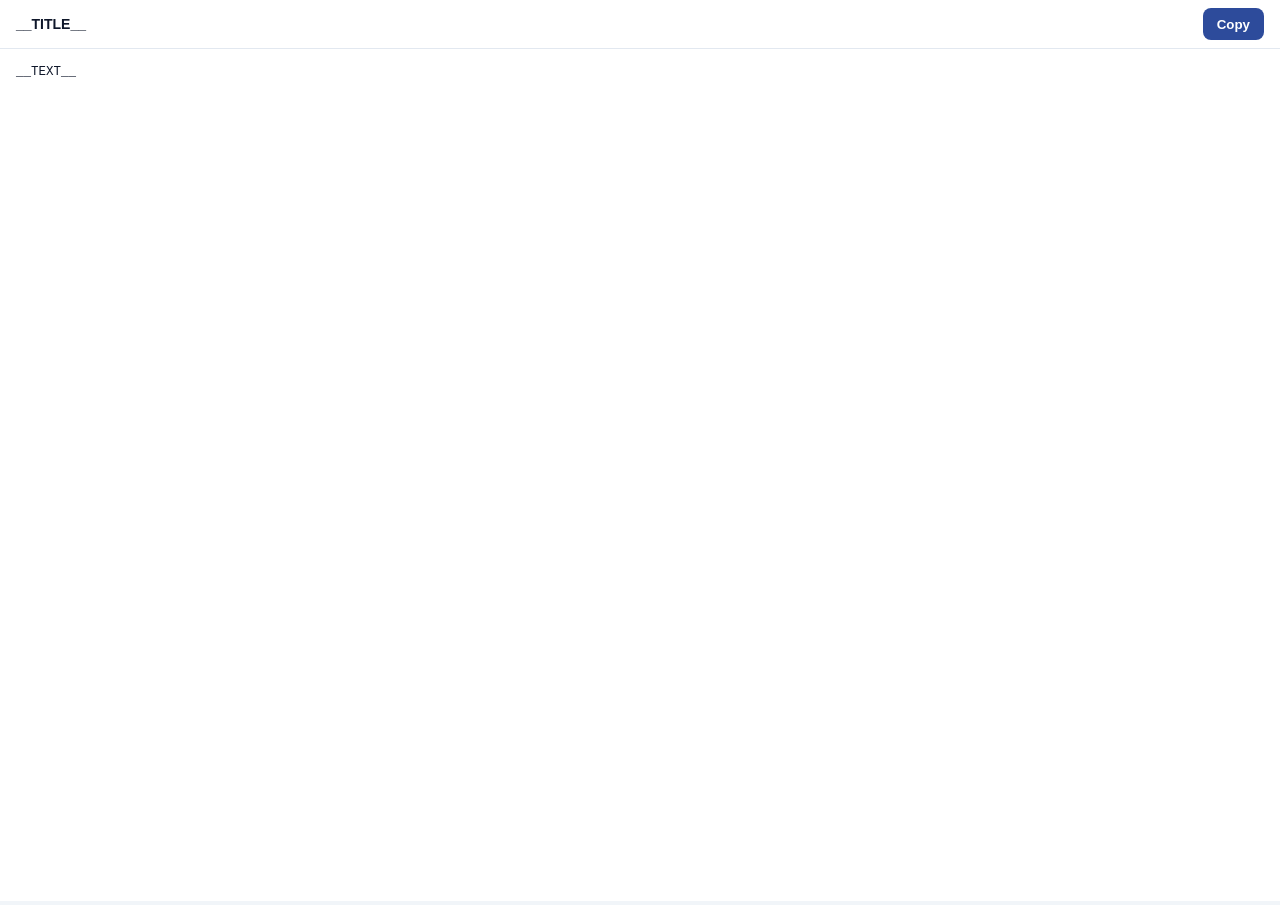
<file: dashboard_static/popup.html>
<!doctype html>
<html>
<head>
<meta charset="utf-8">
<title>__TITLE__</title>
<style>
body{margin:0;font-family:'Segoe UI','Noto Sans KR',sans-serif;background:#f1f5f9;color:#0f172a}
.top{height:48px;display:flex;align-items:center;justify-content:space-between;padding:0 16px;background:rgba(255,255,255,0.95);backdrop-filter:blur(8px);border-bottom:1px solid #e2e8f0;color:#0f172a}
.top div:first-child{font-weight:700;font-size:14px}
.btn{height:32px;border:none;border-radius:8px;padding:0 14px;background:#2d4b9b;color:#fff;font-weight:600;cursor:pointer}
.btn:hover{filter:brightness(1.1)}
#txt{width:100%;height:calc(100vh - 48px);box-sizing:border-box;border:0;outline:none;padding:16px;font-family:Consolas,'Courier New',monospace;font-size:12.5px;background:#ffffff;color:#0f172a;white-space:pre;resize:none}
</style>
</head>
<body>
<div class="top"><div>__TITLE__</div><div><button class="btn" id="copyBtn">Copy</button></div></div>
<textarea id="txt" readonly>__TEXT__</textarea>
<script>
document.getElementById('copyBtn').onclick=async()=>{
  const v=document.getElementById('txt').value;
  try{
    await navigator.clipboard.writeText(v);
  }catch(e){
    document.getElementById('txt').select();
    document.execCommand('copy');
  }
};
</script>
</body>
</html>
</file>
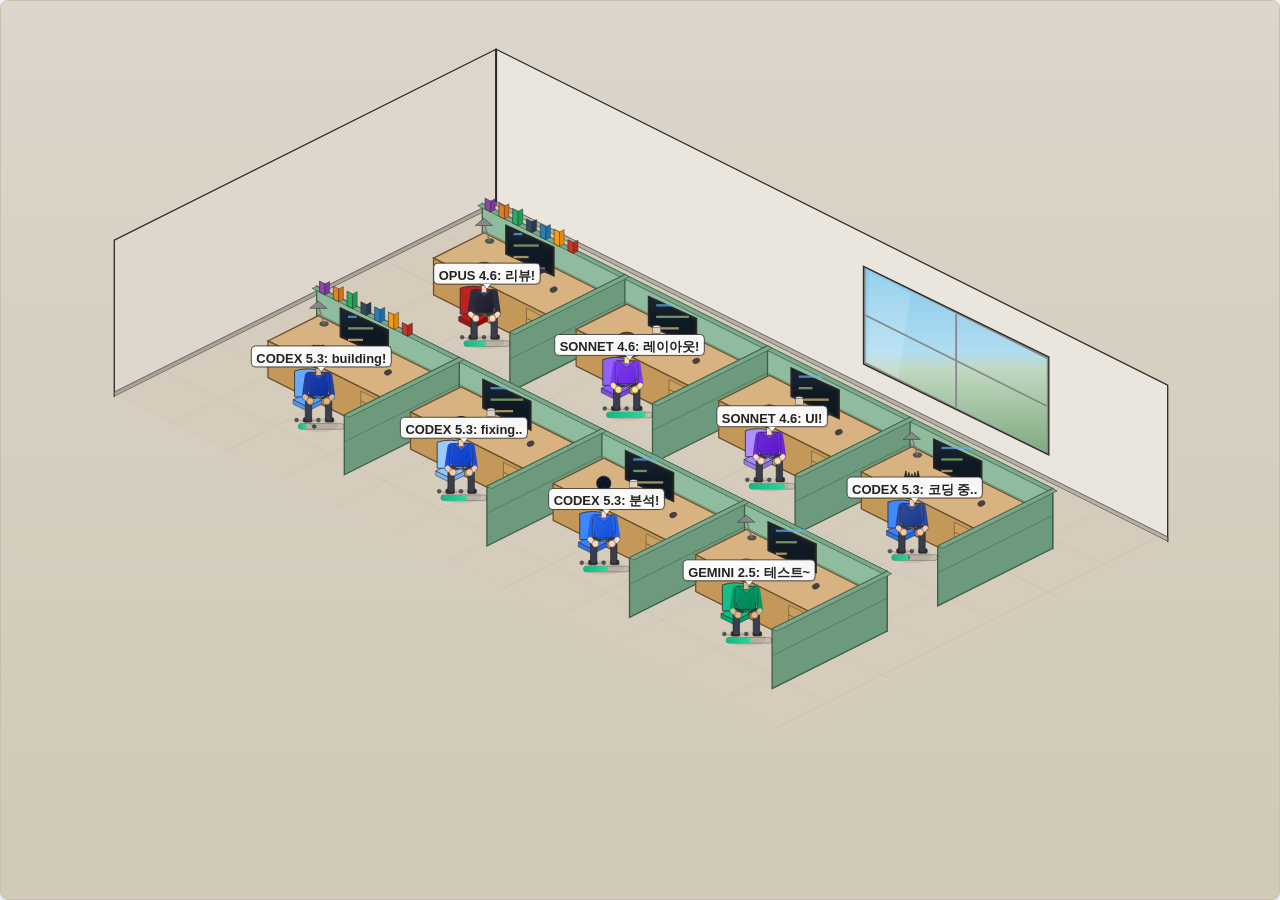
<file: dashboard_static/test.html>
<!doctype html>
<html lang='ko'>
<head>
<meta charset='UTF-8'>
<meta name='viewport' content='width=device-width,initial-scale=1'>
<title>Office Scene Test</title>
<link rel='stylesheet' href='style.css'>
<style>
  body { margin:0; background:#f1f5f9; }
  .worker-scene { width:100vw; height:100vh; }
</style>
</head>
<body>
<div class='worker-scene' id='worker-scene'></div>
<script src='office_scene.js'></script>
<script>
const TEAM_ROSTER = [
  { id:'OPUS-1',   engine:'opus',   ver:'4.6', role:'Architect',       hair:'hair-parted',  hairColor:'#374151', skin:'#fcd9bd', shirt:'#2d2d3d', chair:'#b91c1c', badge:'#dc2626' },
  { id:'SONNET-1', engine:'sonnet', ver:'4.6', role:'UI / Design',     hair:'hair-long',    hairColor:'#92400e', skin:'#fde68a', shirt:'#7c3aed', chair:'#8b5cf6', badge:'#7c3aed' },
  { id:'SONNET-2', engine:'sonnet', ver:'4.6', role:'Frontend',        hair:'hair-ponytail',hairColor:'#7c2d12', skin:'#fcd9bd', shirt:'#6d28d9', chair:'#a78bfa', badge:'#7c3aed' },
  { id:'CODEX-1',  engine:'codex',  ver:'5.3', role:'Backend',         hair:'hair-spiky',   hairColor:'#1a1a2e', skin:'#f5cba7', shirt:'#2d4b9b', chair:'#3b82f6', badge:'#2d4b9b' },
  { id:'CODEX-2',  engine:'codex',  ver:'5.3', role:'API / Data',      hair:'hair-curly',   hairColor:'#374151', skin:'#deb887', shirt:'#1e40af', chair:'#60a5fa', badge:'#2d4b9b' },
  { id:'CODEX-3',  engine:'codex',  ver:'5.3', role:'Runtime',         hair:'hair-mohawk',  hairColor:'#1e293b', skin:'#f5cba7', shirt:'#1d4ed8', chair:'#93c5fd', badge:'#2d4b9b' },
  { id:'CODEX-4',  engine:'codex',  ver:'5.3', role:'Infra / DevOps',  hair:'hair-bun',     hairColor:'#0f172a', skin:'#fcd9bd', shirt:'#2563eb', chair:'#3b82f6', badge:'#2d4b9b' },
  { id:'GEMINI-1', engine:'gemini', ver:'2.5', role:'QA / Test',       hair:'hair-short',   hairColor:'#d97706', skin:'#deb887', shirt:'#059669', chair:'#10b981', badge:'#059669' },
];

const BUBBLE_MSGS = {
  'opus':   ['설계 중!','리뷰!','아키텍처..','분석!'],
  'sonnet': ['디자인~','styling!','레이아웃!','UI!'],
  'codex':  ['코딩 중..','building!','fixing..','분석!'],
  'gemini': ['테스트~','검증!','QA!','체크!'],
  'default':['작업 중..','working!','처리!','busy!'],
};

const scene = document.getElementById('worker-scene');
const canvas = document.createElement('canvas');
canvas.style.width = '100%';
canvas.style.height = '100%';
canvas.style.display = 'block';
scene.appendChild(canvas);

function resize() {
  const rect = scene.getBoundingClientRect();
  const dpr = window.devicePixelRatio || 1;
  canvas.width = Math.round(rect.width * dpr);
  canvas.height = Math.round(rect.height * dpr);
  canvas.style.width = rect.width + 'px';
  canvas.style.height = rect.height + 'px';
  canvas.getContext('2d').setTransform(dpr, 0, 0, dpr, 0, 0);
}
resize();
window.addEventListener('resize', resize);

// 8명 전원 RUNNING, 진행률 랜덤
const assigned = TEAM_ROSTER.map((r,i) => ({
  task_id: 'TASK-'+(i+1),
  engine: r.engine,
  state: 'RUNNING',
  progress: Math.round(15 + Math.random()*70),
}));

// 애니메이션 루프 6fps
setInterval(() => {
  ISO.render(canvas, TEAM_ROSTER, assigned, BUBBLE_MSGS);
}, 166);
ISO.render(canvas, TEAM_ROSTER, assigned, BUBBLE_MSGS);
</script>
</body>
</html>
</file>
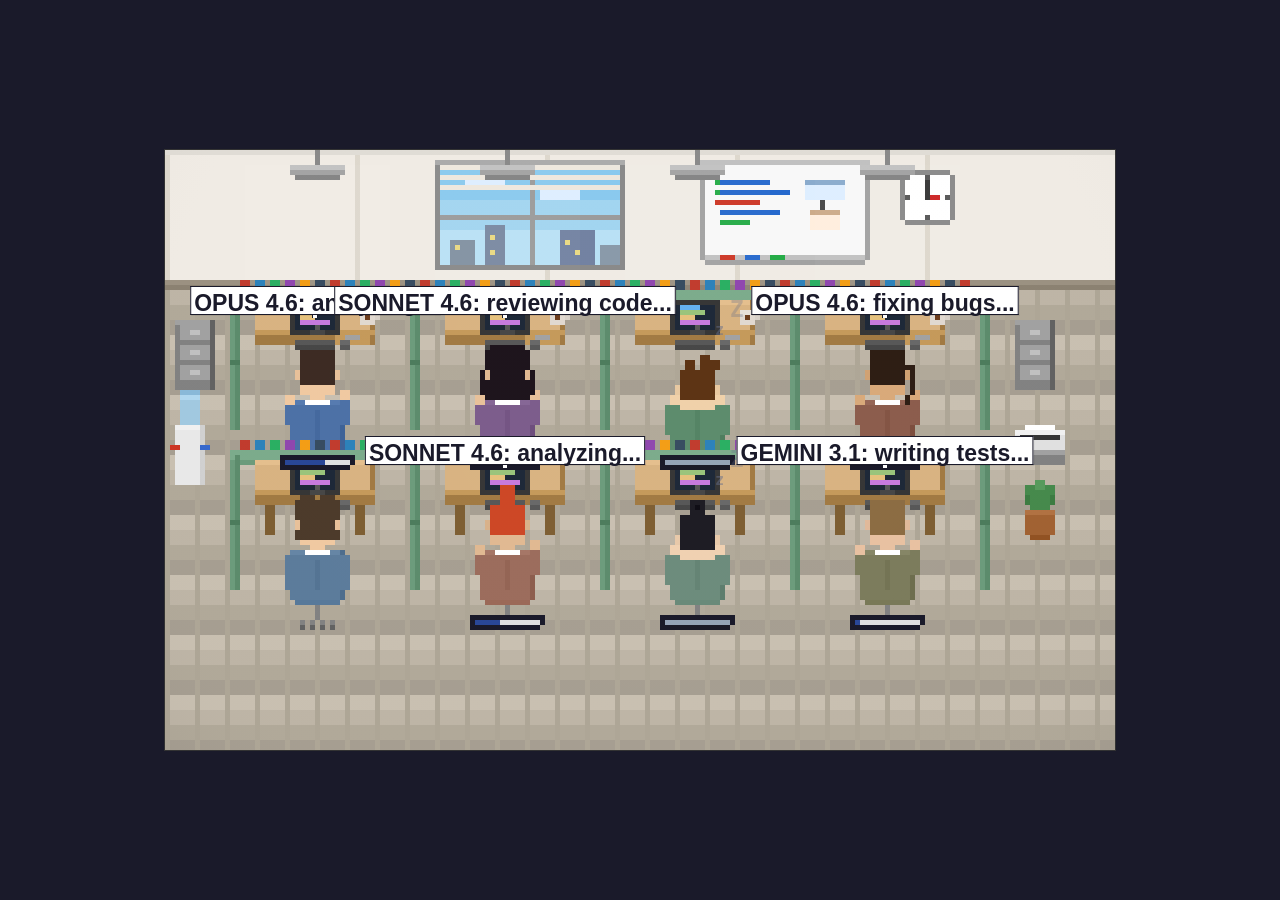
<file: dashboard_static/test_scene.html>
<!doctype html>
<html>
<head>
<meta charset="UTF-8">
<title>Pixel Office Test</title>
<style>
  body { margin:0; background:#1a1a2a; display:flex; justify-content:center; align-items:center; height:100vh; }
  canvas { border:1px solid #333; }
</style>
</head>
<body>
<canvas id="scene" width="950" height="600"></canvas>
<script src="pixel_office.js"></script>
<script>
const TEAM_ROSTER = [
  { name:'Architect',  engine:'opus',   ver:'4.6', skin:'#f0c8a0', shirt:'#4a6fa5', hair:'hair-parted',  hairColor:'#3a2820', badge:'#cc3322', chair:'#4466aa' },
  { name:'UI/Design',  engine:'sonnet', ver:'4.6', skin:'#e8c098', shirt:'#7a5a8a', hair:'hair-long',    hairColor:'#1a1018', badge:'#dd8833', chair:'#8855aa' },
  { name:'Frontend',   engine:'codex',  ver:'5.4', skin:'#f0d0a8', shirt:'#5a8a6a', hair:'hair-spiky',   hairColor:'#5a3010', badge:'#22aa44', chair:'#559966' },
  { name:'Backend',    engine:'opus',   ver:'4.6', skin:'#d8a878', shirt:'#8a5a4a', hair:'hair-ponytail',hairColor:'#2a1a10', badge:'#3366cc', chair:'#886644' },
  { name:'API/Data',   engine:'gemini', ver:'3.1', skin:'#f0c8a0', shirt:'#5a7a9a', hair:'hair-curly',   hairColor:'#4a3828', badge:'#aa44cc', chair:'#557799' },
  { name:'Runtime',    engine:'sonnet', ver:'4.6', skin:'#e0b890', shirt:'#9a6a5a', hair:'hair-mohawk',  hairColor:'#cc4422', badge:'#cc8822', chair:'#996655' },
  { name:'Infra',      engine:'codex',  ver:'5.4', skin:'#f0d0b0', shirt:'#6a8a7a', hair:'hair-bun',     hairColor:'#1a1820', badge:'#4488aa', chair:'#668877' },
  { name:'QA/Test',    engine:'gemini', ver:'3.1', skin:'#e8c0a0', shirt:'#7a7a5a', hair:'hair-parted',  hairColor:'#8a6a40', badge:'#88aa22', chair:'#777755' },
];

const assigned = [
  { state:'RUNNING', progress:65 },
  { state:'RUNNING', progress:30 },
  { state:'DONE',    progress:100 },
  { state:'RUNNING', progress:80 },
  { state:'IDLE',    progress:0 },
  { state:'RUNNING', progress:45 },
  { state:'DONE',    progress:100 },
  { state:'RUNNING', progress:15 },
];

const BUBBLE_MSGS = {
  default: ['reviewing code...','writing tests...','fixing bugs...','refactoring...','analyzing...']
};

const canvas = document.getElementById('scene');
function loop() {
  TAVERN.render(canvas, TEAM_ROSTER, assigned, BUBBLE_MSGS);
  requestAnimationFrame(loop);
}
loop();
</script>
</body>
</html>
</file>
<file: dashboard_static/style.css>
:root {
  --corp-blue: #2d4b9b;
  --corp-blue-strong: #1e3a8a;
  --corp-red: #e31e24;
  --surface: #f1f5f9;
  --surface-2: #e2e8f0;
  --card: #ffffff;
  --line: #e2e8f0;
  --line-strong: #cbd5e1;
  --text: #0f172a;
  --text-soft: #475569;
  --text-mute: #94a3b8;
  --ok: #10b981;
  --warn: #eab308;
  --danger: #ef4444;
  --radius: clamp(6px, 0.6vw, 12px);
  --shadow: 0 4px 16px rgba(30, 58, 138, 0.06);
  --gap: clamp(4px, 0.5vw, 10px);
  --pad: clamp(6px, 0.6vw, 14px);
  --fs-xs: clamp(9px, 0.58vw, 11px);
  --fs-sm: clamp(10px, 0.65vw, 12px);
  --fs-md: clamp(11px, 0.72vw, 13px);
  --fs-lg: clamp(13px, 0.9vw, 16px);
  --fs-kpi: clamp(18px, 1.5vw, 28px);
  --h-top: clamp(40px, 3vw, 56px);
  --h-input: clamp(26px, 1.8vw, 34px);
}
* { box-sizing: border-box; margin: 0 }
body {
  background: var(--surface);
  color: var(--text);
  font-family: 'Segoe UI', 'Noto Sans KR', system-ui, sans-serif;
  font-size: var(--fs-md);
  line-height: 1.4;
}

/* ═══════ TOP BAR ═══════ */
.top {
  height: var(--h-top);
  background: #fff;
  border-bottom: 1px solid var(--line);
  display: flex;
  align-items: center;
  justify-content: space-between;
  padding: 0 var(--pad);
  gap: var(--gap);
}
.top-brand {
  display: flex;
  align-items: center;
  gap: clamp(4px, 0.4vw, 8px);
  flex-shrink: 0;
}
.top-logo {
  width: clamp(24px, 1.8vw, 32px);
  height: clamp(24px, 1.8vw, 32px);
  border-radius: clamp(4px, 0.4vw, 8px);
  background: var(--corp-blue);
  color: #fff;
  display: flex;
  align-items: center;
  justify-content: center;
  font-weight: 800;
  font-size: var(--fs-lg);
}
.top-title {
  font-size: var(--fs-lg);
  font-weight: 800;
  color: var(--text);
  white-space: nowrap;
}

/* ── Top controls ── */
.top-controls {
  display: flex;
  align-items: center;
  gap: clamp(3px, 0.3vw, 6px);
  flex-wrap: nowrap;
  overflow-x: auto;
}
.ctl-input {
  height: var(--h-input);
  border: 1px solid var(--line);
  border-radius: clamp(4px, 0.3vw, 6px);
  padding: 0 clamp(4px, 0.4vw, 8px);
  font-size: var(--fs-sm);
  color: var(--text);
  background: #fff;
  outline: none;
}
.ctl-input:focus { border-color: var(--corp-blue) }
.ctl-orch { width: clamp(48px, 4vw, 72px); text-align: center; font-weight: 700 }
.ctl-run { width: clamp(100px, 12vw, 220px) }
.ctl-req { width: clamp(100px, 14vw, 240px) }
.ctl-btn, .ctl-btn-icon {
  height: var(--h-input);
  border: none;
  border-radius: clamp(4px, 0.3vw, 6px);
  font-size: var(--fs-sm);
  font-weight: 700;
  cursor: pointer;
  white-space: nowrap;
  transition: filter 0.15s;
}
.ctl-btn { padding: 0 clamp(8px, 0.8vw, 16px); color: #fff }
.ctl-btn:hover, .ctl-btn-icon:hover { filter: brightness(1.1) }
.ctl-start { background: var(--ok) }
.ctl-stop { background: var(--danger) }
.ctl-btn-icon {
  width: var(--h-input);
  padding: 0;
  background: var(--surface);
  color: var(--text-soft);
  border: 1px solid var(--line);
  font-size: var(--fs-md);
}
.ctl-sep {
  width: 1px;
  height: calc(var(--h-input) * 0.6);
  background: var(--line-strong);
  margin: 0 clamp(2px, 0.2vw, 4px);
}

/* ═══════ MAIN LAYOUT ═══════ */
.wrap {
  height: calc(100vh - var(--h-top));
  display: grid;
  grid-template-columns: clamp(300px, 40vw, 620px) 1fr;
  gap: var(--gap);
  padding: var(--gap);
  overflow: hidden;
}

/* ── Left column ── */
.left {
  display: grid;
  grid-template-rows: 1fr auto;
  gap: var(--gap);
  min-height: 0;
}

/* ── Right column ── */
.right {
  display: grid;
  grid-template-rows: auto 1fr clamp(100px, 16vh, 240px);
  gap: var(--gap);
  min-height: 0;
}

/* ═══════ OFFICE SCENE ═══════ */
.worker-scene {
  border-radius: var(--radius);
  overflow: hidden;
  min-height: clamp(160px, 20vw, 380px);
  background: #e4ddd0;
  border: 1px solid #c8bfb0;
  box-shadow: var(--shadow);
}
.worker-scene canvas { image-rendering: auto }

/* ═══════ CONFIG PANEL (collapsible) ═══════ */
.panel {
  background: var(--card);
  border: 1px solid var(--line);
  border-radius: var(--radius);
  overflow: hidden;
}
.panel-header {
  display: flex;
  align-items: center;
  justify-content: space-between;
  padding: clamp(4px, 0.4vw, 8px) var(--pad);
  font-size: var(--fs-sm);
  font-weight: 700;
  color: var(--text-soft);
  cursor: pointer;
  user-select: none;
  background: var(--surface);
  border-bottom: 1px solid var(--line);
}
.panel-header:hover { background: var(--surface-2) }
.panel-toggle { font-size: var(--fs-xs); transition: transform 0.2s }
.panel-toggle.collapsed { transform: rotate(-90deg) }
.cfg-body {
  max-height: 50vh;
  overflow: auto;
  transition: max-height 0.3s ease;
}
.cfg-body.collapsed {
  max-height: 0;
  overflow: hidden;
}
.cfg { min-height: 0 }
.cfr {
  display: grid;
  grid-template-columns: 22px 24px minmax(50px,1fr) minmax(40px,0.6fr) minmax(60px,1fr) minmax(50px,0.8fr) minmax(50px,0.8fr) minmax(40px,0.6fr) minmax(60px,1.5fr) 32px;
  gap: clamp(2px, 0.2vw, 4px);
  padding: clamp(2px, 0.2vw, 4px) clamp(3px, 0.3vw, 6px);
  border-bottom: 1px solid var(--surface-2);
  align-items: center;
  text-align: center;
  font-size: var(--fs-xs);
}
.cfr input, .cfr select { width: 100%; min-width: 0; font-size: var(--fs-xs); height: clamp(20px, 1.4vw, 26px) }
.cfr button { height: clamp(20px, 1.4vw, 26px); font-size: var(--fs-xs); padding: 0 4px }
.head { position: sticky; top: 0; background: var(--surface); font-weight: 700; z-index: 1 }
input[type='checkbox'] {
  width: clamp(12px, 0.9vw, 16px);
  height: clamp(12px, 0.9vw, 16px);
  padding: 0; margin: 0 auto;
  accent-color: var(--corp-blue);
  cursor: pointer;
}

/* ═══════ KPI STRIP ═══════ */
.kpi-strip {
  display: flex;
  gap: var(--gap);
  padding: var(--pad);
  background: var(--card);
  border: 1px solid var(--line);
  border-radius: var(--radius);
  box-shadow: var(--shadow);
}
.kpi-item {
  display: flex;
  flex-direction: column;
  align-items: center;
  padding: clamp(2px, 0.3vw, 6px) clamp(8px, 1vw, 20px);
  background: var(--surface);
  border: 1px solid var(--line);
  border-radius: clamp(4px, 0.4vw, 8px);
  min-width: 0;
  flex: 1;
}
.kpi-value {
  font-size: var(--fs-kpi);
  font-weight: 800;
  color: var(--text);
  line-height: 1.2;
}
.kpi-label {
  font-size: var(--fs-xs);
  color: var(--text-mute);
  text-transform: uppercase;
  white-space: nowrap;
  overflow: hidden;
  text-overflow: ellipsis;
  max-width: 100%;
}
.kpi-progress {
  border-color: var(--corp-blue);
  border-width: 2px;
}
.kpi-value.changed {
  animation: kpiPop 0.4s ease;
}
@keyframes kpiPop {
  50% { transform: scale(1.12); color: var(--corp-blue) }
}

/* ═══════ WORKER TABLE ═══════ */
.tbl-card {
  background: var(--card);
  border: 1px solid var(--line);
  border-radius: var(--radius);
  box-shadow: var(--shadow);
  min-height: 0;
  overflow: hidden;
  display: grid;
}
.tbl { overflow: auto; min-height: 0 }
table { width: 100%; border-collapse: collapse; font-size: var(--fs-sm) }
th, td {
  border-bottom: 1px solid var(--surface-2);
  padding: clamp(3px, 0.35vw, 7px) clamp(4px, 0.4vw, 8px);
  text-align: center;
  vertical-align: middle;
}
th {
  position: sticky; top: 0; z-index: 1;
  background: var(--surface);
  color: var(--text-soft);
  font-weight: 700;
  font-size: var(--fs-xs);
  text-transform: uppercase;
  white-space: nowrap;
}
td { white-space: nowrap }

/* Worker name cell */
.w-name { text-align: left; font-weight: 600 }
.w-name .w-id { color: var(--text) }
.w-name .w-role { font-size: var(--fs-xs); color: var(--text-mute); font-weight: 400 }

/* State colors */
.ok { color: var(--ok); font-weight: 800 }
.warn { color: var(--warn); font-weight: 800 }
.bad { color: var(--danger); font-weight: 800 }

/* Progress bars */
.bar {
  width: clamp(40px, 5vw, 100px);
  height: clamp(5px, 0.4vw, 8px);
  border-radius: 999px;
  background: var(--surface-2);
  overflow: hidden;
  border: 1px solid var(--line-strong);
  margin: 0 auto;
}
.bar span { display: block; height: 100%; transition: width 0.8s ease }
.bar.running-shimmer span { position: relative; overflow: hidden }
.bar.running-shimmer span::after {
  content: '';
  position: absolute;
  top: 0; left: -100%; width: 100%; height: 100%;
  background: linear-gradient(90deg, transparent, rgba(255,255,255,0.4), transparent);
  animation: shimmer 1.5s infinite;
}
@keyframes shimmer { 100% { left: 100% } }
.prog span { background: var(--corp-blue) }

/* State cell */
.state-pulse {
  display: inline-block;
  width: clamp(5px, 0.4vw, 7px);
  height: clamp(5px, 0.4vw, 7px);
  border-radius: 50%;
  background: var(--ok);
  margin-right: clamp(2px, 0.2vw, 4px);
  animation: pulse 1.5s ease-in-out infinite;
}
@keyframes pulse {
  50% { opacity: 0.5; box-shadow: 0 0 0 4px rgba(16, 185, 129, 0) }
}
.elapsed {
  font-size: var(--fs-xs);
  color: var(--text-mute);
  background: var(--surface);
  border-radius: 3px;
  padding: 0 clamp(2px, 0.2vw, 4px);
  margin-left: 3px;
  font-family: 'Consolas', monospace;
}


/* Action buttons */
.act-btn {
  height: clamp(18px, 1.3vw, 24px);
  padding: 0 clamp(4px, 0.3vw, 8px);
  font-size: var(--fs-xs);
  border-radius: clamp(3px, 0.2vw, 5px);
  background: var(--surface);
  color: var(--text-soft);
  border: 1px solid var(--line);
  cursor: pointer;
  font-weight: 600;
}
.act-btn:hover { background: var(--surface-2) }
.btn-stop-worker {
  height: clamp(18px, 1.3vw, 24px);
  width: clamp(18px, 1.3vw, 24px);
  padding: 0;
  background: var(--danger);
  color: #fff;
  font-size: var(--fs-xs);
  font-weight: 800;
  border-radius: clamp(3px, 0.2vw, 5px);
  border: none;
  cursor: pointer;
}
.btn-stop-worker:hover { filter: brightness(1.15) }

/* ═══════ LIVE FEED ═══════ */
.feed-card {
  background: #0f172a;
  border: 1px solid #1e293b;
  border-radius: var(--radius);
  display: grid;
  grid-template-rows: auto 1fr;
  min-height: 0;
  overflow: hidden;
}
.feed-header {
  display: flex;
  align-items: center;
  gap: clamp(4px, 0.3vw, 8px);
  padding: clamp(4px, 0.4vw, 8px) var(--pad);
  border-bottom: 1px solid #1e293b;
}
.live-dot {
  width: clamp(5px, 0.4vw, 7px);
  height: clamp(5px, 0.4vw, 7px);
  border-radius: 50%;
  background: var(--ok);
  animation: pulse 1.5s ease-in-out infinite;
  flex-shrink: 0;
}
.feed-title {
  font-size: var(--fs-xs);
  font-weight: 700;
  text-transform: uppercase;
  color: #64748b;
  letter-spacing: 0.5px;
}
.feed-status {
  margin-left: auto;
  font-size: var(--fs-xs);
  color: #475569;
  white-space: nowrap;
  overflow: hidden;
  text-overflow: ellipsis;
  max-width: 50%;
}
.live-feed {
  font-family: 'Consolas', 'Courier New', monospace;
  font-size: var(--fs-sm);
  line-height: 1.5;
  color: #94a3b8;
  overflow-y: auto;
  scroll-behavior: smooth;
  padding: 0 var(--pad);
}
.feed-line {
  padding: 1px 0;
  border-bottom: 1px solid rgba(30,41,59,0.5);
  animation: feedIn 0.2s ease;
  display: flex;
  gap: clamp(4px, 0.4vw, 8px);
}
@keyframes feedIn { from { opacity: 0; transform: translateY(-2px) } }
.feed-time {
  color: #475569;
  font-size: var(--fs-xs);
  white-space: nowrap;
  min-width: clamp(36px, 3vw, 50px);
}
.feed-task {
  color: #60a5fa;
  font-weight: 600;
  min-width: clamp(46px, 4.5vw, 72px);
}
.feed-msg {
  color: #cbd5e1;
  overflow: hidden;
  text-overflow: ellipsis;
  white-space: nowrap;
}
.feed-line.recent { background: rgba(96,165,250,0.04) }
.feed-line.feed-error { background: rgba(239,68,68,0.06) !important; border-left: 2px solid #ef4444 }
.feed-line.feed-error .feed-msg { color: #f87171; font-weight: 600 }
.feed-line.feed-success { background: rgba(16,185,129,0.04) !important; border-left: 2px solid #10b981 }
.feed-line.feed-success .feed-msg { color: #34d399; font-weight: 600 }

/* ═══════ RESPONSIVE ═══════ */
@media (max-width: 1100px) {
  .wrap {
    grid-template-columns: 1fr;
    grid-template-rows: clamp(200px, 35vh, 340px) 1fr;
    overflow-y: auto;
  }
  .left { grid-template-rows: 1fr auto }
  .right { grid-template-rows: auto 1fr clamp(100px, 18vh, 200px) }
  .top-controls { overflow-x: auto }
}

/* ═══════ SETTINGS MODAL ═══════ */
.modal-overlay {
  display: none;
  position: fixed;
  inset: 0;
  background: rgba(15, 23, 42, 0.5);
  z-index: 1000;
  align-items: center;
  justify-content: center;
}
.modal-overlay.open { display: flex }
.modal-box {
  background: var(--card);
  border-radius: var(--radius);
  box-shadow: 0 8px 32px rgba(0,0,0,0.2);
  width: clamp(340px, 42vw, 560px);
  max-height: 85vh;
  display: flex;
  flex-direction: column;
  overflow: hidden;
}
.modal-header {
  display: flex;
  align-items: center;
  justify-content: space-between;
  padding: var(--pad) var(--pad);
  font-size: var(--fs-lg);
  font-weight: 800;
  border-bottom: 1px solid var(--line);
  background: var(--surface);
}
.modal-close {
  background: none;
  border: none;
  font-size: clamp(18px, 1.4vw, 24px);
  color: var(--text-mute);
  cursor: pointer;
  line-height: 1;
}
.modal-close:hover { color: var(--danger) }
.modal-body {
  padding: var(--pad);
  overflow-y: auto;
  display: flex;
  flex-direction: column;
  gap: clamp(6px, 0.6vw, 12px);
}
.modal-footer {
  display: flex;
  gap: var(--gap);
  justify-content: flex-end;
  padding: var(--pad);
  border-top: 1px solid var(--line);
  background: var(--surface);
}
.set-group {
  display: flex;
  flex-direction: column;
  gap: 2px;
  flex: 1;
}
.set-label {
  font-size: var(--fs-xs);
  font-weight: 700;
  color: var(--text-soft);
  text-transform: uppercase;
}
.set-input {
  height: var(--h-input);
  border: 1px solid var(--line);
  border-radius: clamp(4px, 0.3vw, 6px);
  padding: 0 clamp(4px, 0.4vw, 8px);
  font-size: var(--fs-sm);
  color: var(--text);
  background: #fff;
  outline: none;
  width: 100%;
}
.set-input:focus { border-color: var(--corp-blue) }
.set-textarea {
  border: 1px solid var(--line);
  border-radius: clamp(4px, 0.3vw, 6px);
  padding: clamp(4px, 0.4vw, 8px);
  font-size: var(--fs-sm);
  color: var(--text);
  background: #fff;
  outline: none;
  width: 100%;
  resize: vertical;
  font-family: 'Consolas', monospace;
}
.set-textarea:focus { border-color: var(--corp-blue) }
.set-row {
  display: flex;
  gap: var(--gap);
  align-items: flex-start;
  flex-wrap: wrap;
}
.set-check {
  display: flex;
  align-items: center;
  gap: 4px;
  font-size: var(--fs-sm);
  color: var(--text-soft);
  cursor: pointer;
  white-space: nowrap;
}
.set-check input[type='checkbox'] {
  accent-color: var(--corp-blue);
}
.set-section {
  font-size: var(--fs-sm);
  font-weight: 800;
  color: var(--corp-blue);
  border-bottom: 2px solid var(--corp-blue);
  padding-bottom: 2px;
  margin-top: clamp(4px, 0.4vw, 8px);
  text-transform: uppercase;
  letter-spacing: 0.5px;
}
/* ── Directory browser ── */
.dir-browser {
  display: none;
  border: 1px solid var(--line);
  border-radius: clamp(4px, 0.3vw, 6px);
  background: var(--surface);
  margin-top: 4px;
  max-height: clamp(140px, 16vh, 220px);
  overflow: hidden;
  flex-direction: column;
}
.dir-browser.open { display: flex }
.dir-breadcrumb {
  display: flex;
  align-items: center;
  gap: 2px;
  padding: clamp(3px, 0.3vw, 6px) clamp(4px, 0.4vw, 8px);
  font-size: var(--fs-xs);
  color: var(--text-soft);
  border-bottom: 1px solid var(--line);
  background: var(--card);
  flex-wrap: wrap;
  flex-shrink: 0;
}
.dir-breadcrumb span {
  cursor: pointer;
  color: var(--corp-blue);
  font-weight: 600;
}
.dir-breadcrumb span:hover { text-decoration: underline }
.dir-breadcrumb .sep { color: var(--text-mute); cursor: default }
.dir-list {
  overflow-y: auto;
  flex: 1;
}
.dir-item {
  display: flex;
  align-items: center;
  gap: clamp(4px, 0.3vw, 6px);
  padding: clamp(2px, 0.2vw, 4px) clamp(6px, 0.5vw, 10px);
  font-size: var(--fs-sm);
  cursor: pointer;
  border-bottom: 1px solid var(--surface-2);
  color: var(--text);
}
.dir-item:hover { background: var(--surface-2) }
.dir-item .dir-icon { flex-shrink: 0; font-size: var(--fs-sm) }
.dir-item.dir-select {
  background: rgba(45, 75, 155, 0.08);
  border-left: 3px solid var(--corp-blue);
  font-weight: 700;
}

/* ═══════ Buttons global reset ═══════ */
button { cursor: pointer; transition: filter 0.15s }
button:hover { filter: brightness(1.08) }
input, select { outline: none }
</file>
